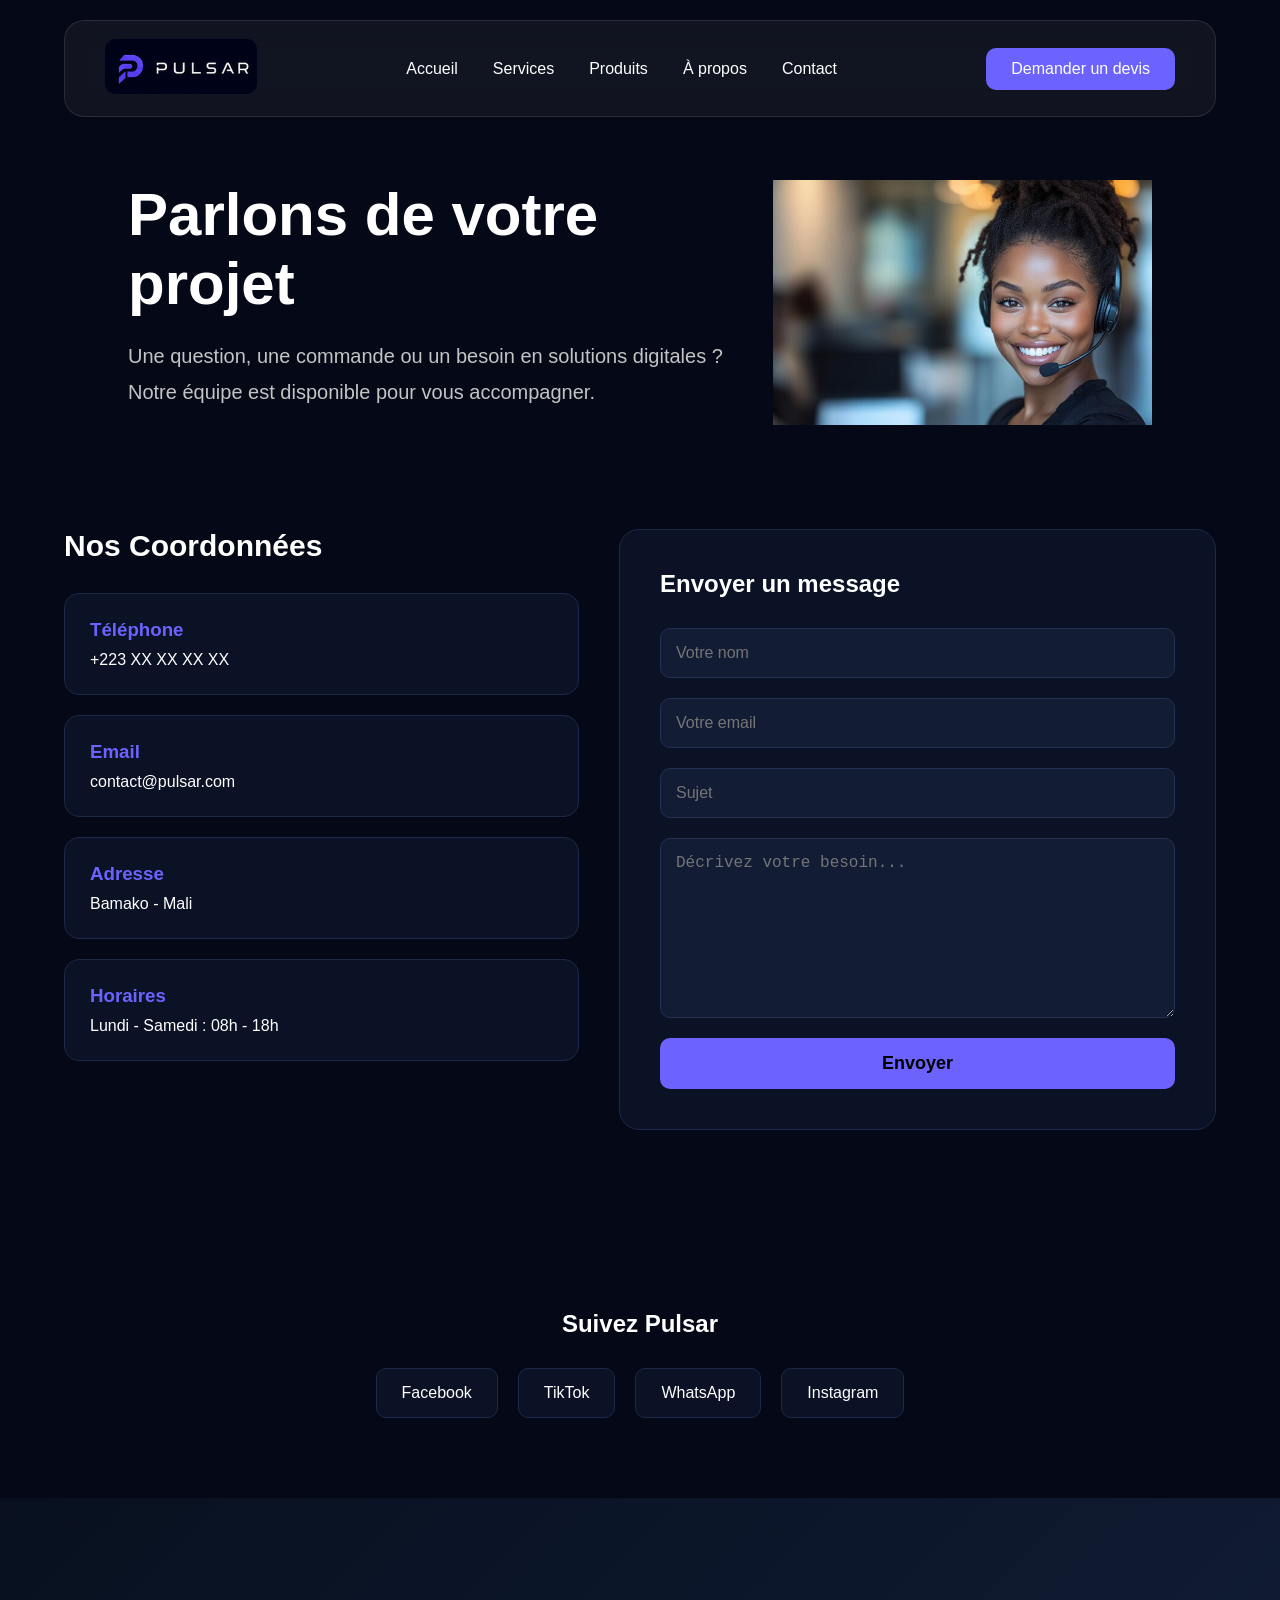
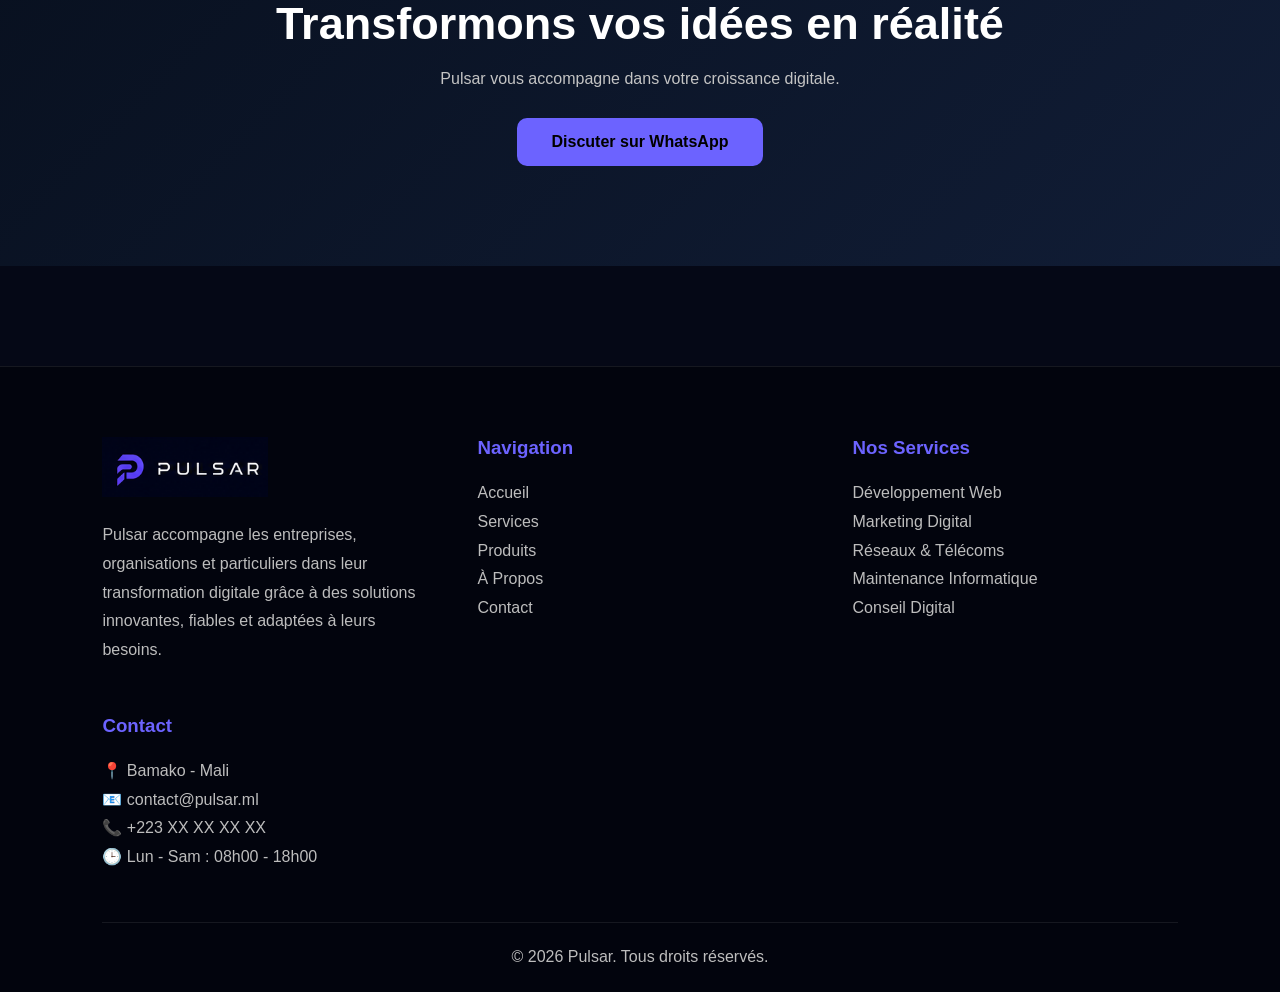
<file: Pages/contact.html>
<!DOCTYPE html>
<html lang="fr">

<head>

    <meta charset="UTF-8">
    <meta name="viewport" content="width=device-width, initial-scale=1.0">

    <title>Contact - Pulsar</title>

    <link rel="stylesheet" href="../styles/contact.css">

</head>

<body>

  <!-- ===================== -->
    <!-- NAVBAR -->
    <!-- ===================== -->

    <header class="navbar">

        <div class="logo">
            <img src="../images/logo.png" alt="Pulsar">
        </div>

        <nav>

            <ul>

                <li><a href="../index.html">Accueil</a></li>

                <li><a href="services.html">Services</a></li>

                <li><a href="produits.html">Produits</a></li>

                <li><a href="apropos.html">À propos</a></li>

                <li><a href="contact.html">Contact</a></li>

            </ul>

        </nav>

        <nav id="mobile-menu" class="mobile-menu">

            <ul>

                <li><a href="../index.html">Accueil</a></li>

                <li><a href="services.html">Services</a></li>

                <li><a href="produits.html">Produits</a></li>

                <li><a href="apropos.html">À propos</a></li>

                <li><a href="contact.html">Contact</a></li>

            </ul>

        </nav>

        <button class="menu-toggle" id="menu-toggle">
            <span></span>
            <span></span>
            <span></span>
        </button>

        <a href="#" class="btn-nav">Demander un devis</a>

    </header>

    <!-- HERO CONTACT -->

    <section class="contact-hero">

        <div>

        <h1>Parlons de votre projet</h1>

        <p>
            Une question, une commande ou un besoin
            en solutions digitales ?
            Notre équipe est disponible pour vous accompagner.
        </p>

        </div>

        <div>
            <img src="../images/callusimg.jpg" alt="">
        </div>

    </section>

    <!-- CONTACT CONTAINER -->

    <section class="contact-container">

        <!-- INFORMATIONS -->

        <div class="contact-info">

            <h2>Nos Coordonnées</h2>

            <div class="info-box">

                <h3>Téléphone</h3>
                <p>+223 XX XX XX XX</p>

            </div>

            <div class="info-box">

                <h3>Email</h3>
                <p>contact@pulsar.com</p>

            </div>

            <div class="info-box">

                <h3>Adresse</h3>
                <p>Bamako - Mali</p>

            </div>

            <div class="info-box">

                <h3>Horaires</h3>
                <p>Lundi - Samedi : 08h - 18h</p>

            </div>

        </div>

        <!-- FORMULAIRE -->

        <div class="contact-form">

            <h2>Envoyer un message</h2>

            <form>

                <input
                    type="text"
                    placeholder="Votre nom"
                >

                <input
                    type="email"
                    placeholder="Votre email"
                >

                <input
                    type="text"
                    placeholder="Sujet"
                >

                <textarea
                    placeholder="Décrivez votre besoin..."
                ></textarea>

                <button>
                    Envoyer
                </button>

            </form>

        </div>

    </section>

    <!-- RESEAUX -->

    <section class="socials">

        <h2>Suivez Pulsar</h2>

        <div class="social-links">

            <a href="#">
                Facebook
            </a>

            <a href="#">
                TikTok
            </a>

            <a href="#">
                WhatsApp
            </a>

            <a href="#">
                Instagram
            </a>

        </div>

    </section>

    <!-- CTA -->

    <section class="cta">

        <h2>
            Transformons vos idées en réalité
        </h2>

        <p>
            Pulsar vous accompagne dans
            votre croissance digitale.
        </p>

        <a href="#">
            Discuter sur WhatsApp
        </a>

    </section>

    <!-- ===================== -->
<!-- FOOTER PREMIUM -->
<!-- ===================== -->

<footer class="footer">

    <div class="footer-container">

        <!-- Logo & Présentation -->
        <div class="footer-about">

            <img src="../images/logo.png" alt="Pulsar Logo" class="footer-logo">

            <p>
                Pulsar accompagne les entreprises, organisations et particuliers
                dans leur transformation digitale grâce à des solutions innovantes,
                fiables et adaptées à leurs besoins.
            </p>

        </div>

        <!-- Navigation -->
        <div class="footer-links">

            <h3>Navigation</h3>

            <ul>

                <li><a href="accueil.html">Accueil</a></li>

                <li><a href="services.html">Services</a></li>

                <li><a href="produits.html">Produits</a></li>

                <li><a href="apropos.html">À Propos</a></li>

                <li><a href="contact.html">Contact</a></li>

            </ul>

        </div>

        <!-- Services -->
        <div class="footer-services">

            <h3>Nos Services</h3>

            <ul>

                <li>Développement Web</li>

                <li>Marketing Digital</li>

                <li>Réseaux & Télécoms</li>

                <li>Maintenance Informatique</li>

                <li>Conseil Digital</li>

            </ul>

        </div>

        <!-- Contact -->
        <div class="footer-contact">

            <h3>Contact</h3>

            <p>📍 Bamako - Mali</p>

            <p>📧 contact@pulsar.ml</p>

            <p>📞 +223 XX XX XX XX</p>

            <p>🕒 Lun - Sam : 08h00 - 18h00</p>

        </div>

    </div>

    <div class="footer-bottom">

        <p>
            © 2026 Pulsar. Tous droits réservés.
        </p>

    </div>

</footer>

    <script>
        // Menu Mobile Hamburger
        const menuToggle = document.getElementById('menu-toggle');
        const mobileMenu = document.getElementById('mobile-menu');
        
        menuToggle.addEventListener('click', function() {
            mobileMenu.classList.toggle('active');
            menuToggle.classList.toggle('active');
        });
        
        // Fermer le menu quand un lien est cliqué
        const navLinks = mobileMenu.querySelectorAll('a');
        navLinks.forEach(link => {
            link.addEventListener('click', function() {
                mobileMenu.classList.remove('active');
                menuToggle.classList.remove('active');
            });
        });
    </script>

</body>

</html>
</file>
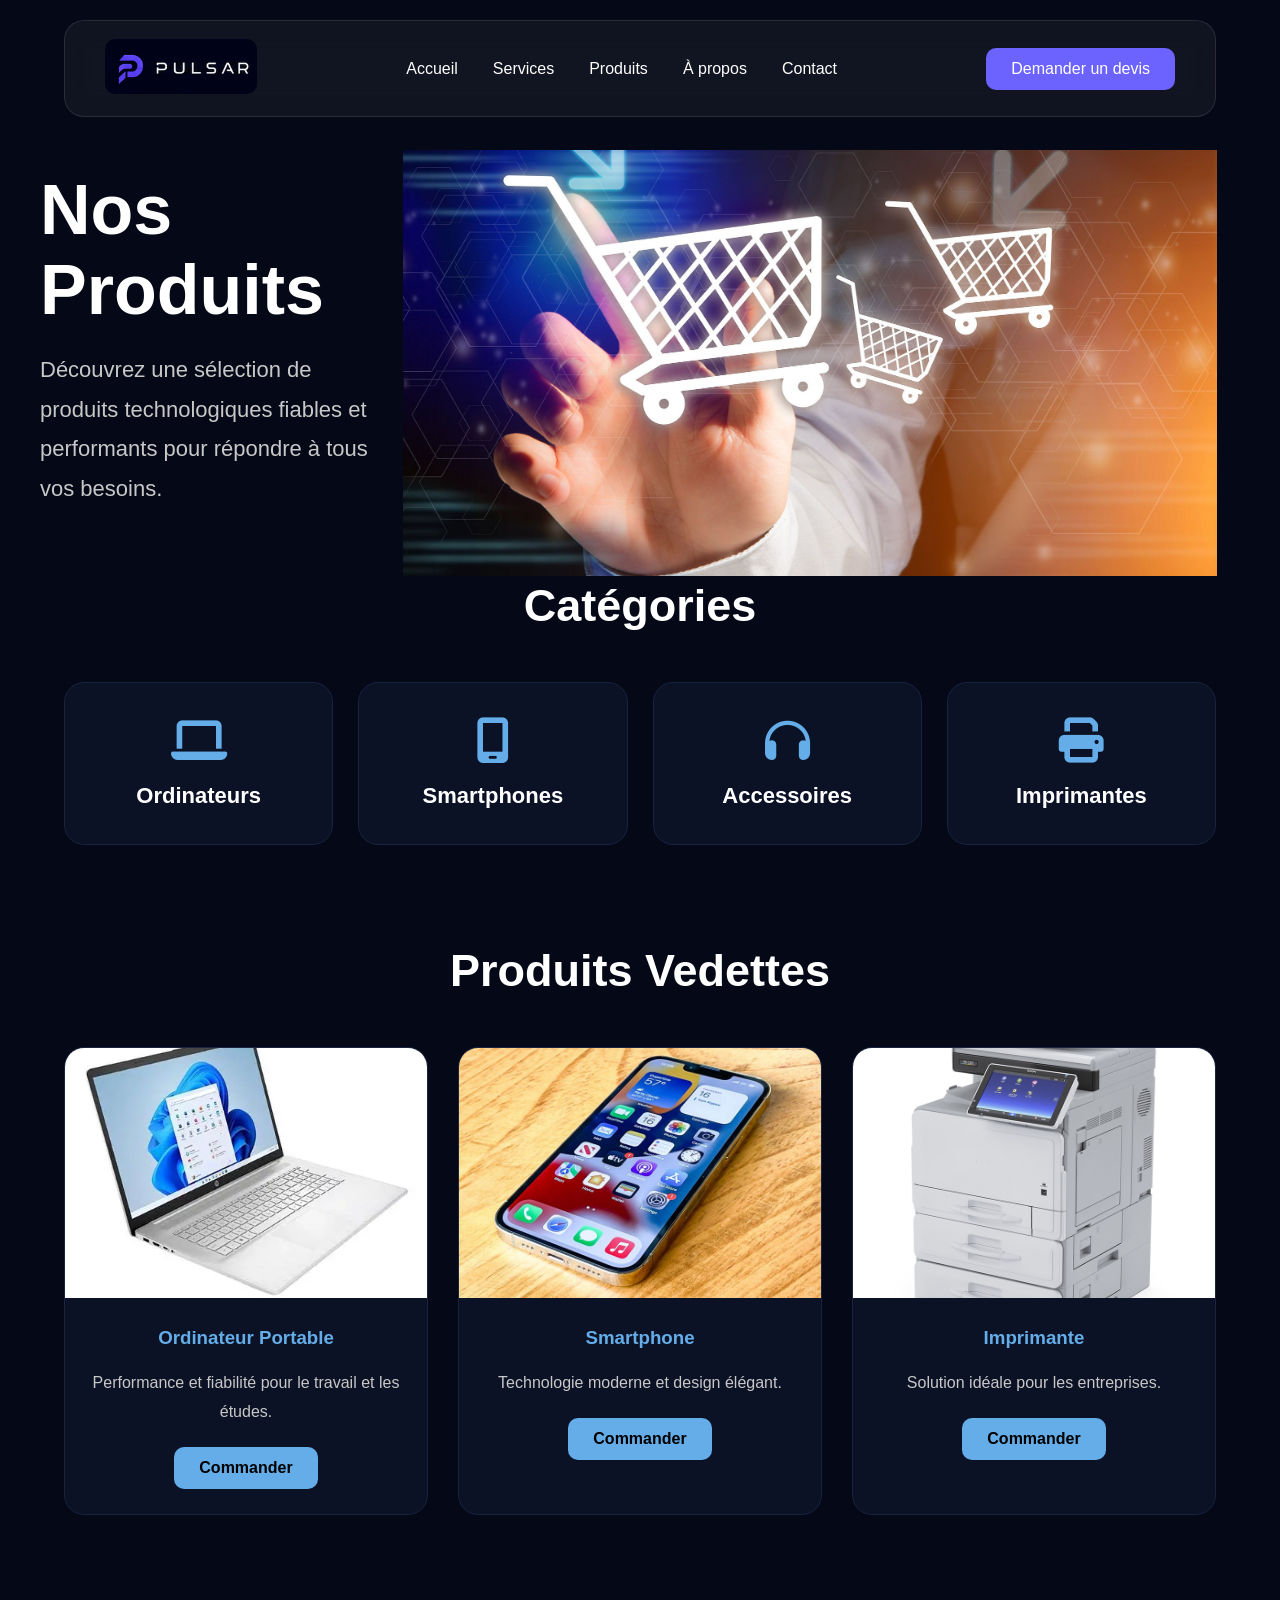
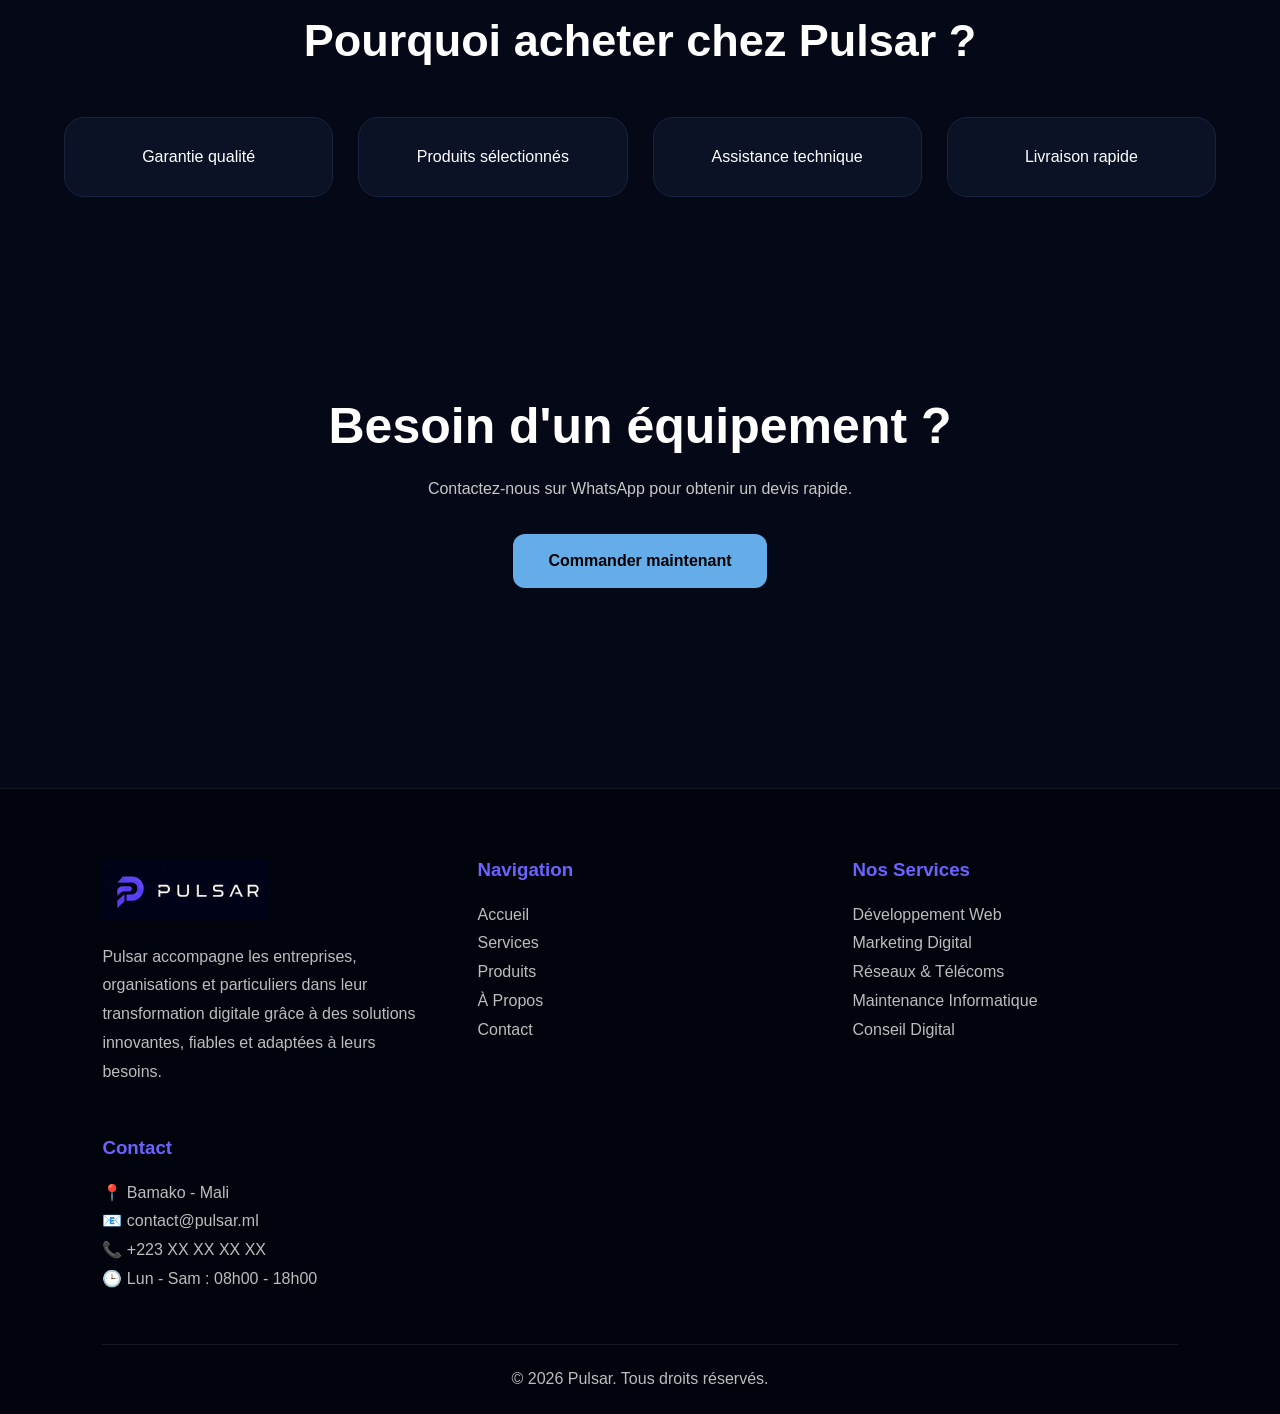
<file: Pages/produits.html>
<!DOCTYPE html>
<html lang="fr">

<head>

    <meta charset="UTF-8">

    <meta name="viewport" content="width=device-width, initial-scale=1.0">

    <title>Produits - Pulsar</title>

    <link rel="stylesheet" href="../styles/produits.css">

    <!-- Font Awesome -->
    <link rel="stylesheet"
    href="https://cdnjs.cloudflare.com/ajax/libs/font-awesome/6.7.2/css/all.min.css">

</head>

<body>

   <!-- ===================== -->
    <!-- NAVBAR -->
    <!-- ===================== -->

    <header class="navbar">

        <div class="logo">
            <img src="../images/logo.png" alt="Pulsar">
        </div>

        <nav>

            <ul>

                <li><a href="../index.html">Accueil</a></li>

                <li><a href="services.html">Services</a></li>

                <li><a href="produits.html">Produits</a></li>

                <li><a href="apropos.html">À propos</a></li>

                <li><a href="contact.html">Contact</a></li>

            </ul>

        </nav>

        <nav id="mobile-menu" class="mobile-menu">

            <ul>

                <li><a href="../index.html">Accueil</a></li>

                <li><a href="services.html">Services</a></li>

                <li><a href="produits.html">Produits</a></li>

                <li><a href="apropos.html">À propos</a></li>

                <li><a href="contact.html">Contact</a></li>

            </ul>

        </nav>

        <button class="menu-toggle" id="menu-toggle">
            <span></span>
            <span></span>
            <span></span>
        </button>

        <a href="#" class="btn-nav">Demander un devis</a>

    </header>
    <!-- ========================= -->
    <!-- HERO -->
    <!-- ========================= -->

    <section class="produit-hero">

        <div style="margin: 20px;">
			<h1>Nos Produits</h1>

        <p>

            Découvrez une sélection de produits
            technologiques fiables et performants
            pour répondre à tous vos besoins.

        </p>
		</div>

		<div>
			<img src="../images/panierforproduits.jpg" alt="" style="width: 95%;">
		</div>

    </section>

    <!-- ========================= -->
    <!-- CATEGORIES -->
    <!-- ========================= -->

    <section class="categories">

        <h2>Catégories</h2>

        <div class="categories-grid">

            <div class="categorie-card">

                <i class="fas fa-laptop"></i>

                <h3>Ordinateurs</h3>

            </div>

            <div class="categorie-card">

                <i class="fas fa-mobile-screen"></i>

                <h3>Smartphones</h3>

            </div>

            <div class="categorie-card">

                <i class="fas fa-headphones"></i>

                <h3>Accessoires</h3>

            </div>

            <div class="categorie-card">

                <i class="fas fa-print"></i>

                <h3>Imprimantes</h3>

            </div>

        </div>

    </section>

    <!-- ========================= -->
    <!-- PRODUITS -->
    <!-- ========================= -->

    <section class="products">

        <h2>Produits Vedettes</h2>

        <div class="products-grid">

            <div class="product-card">

                <img src="../images/ordi.webp"
                     alt="Ordinateur">

                <h3>Ordinateur Portable</h3>

                <p>
                    Performance et fiabilité pour
                    le travail et les études.
                </p>

                <a href="#">Commander</a>

            </div>

            <div class="product-card">

                <img src="../images/tel.jpg"
                     alt="Téléphone">

                <h3>Smartphone</h3>

                <p>
                    Technologie moderne et design élégant.
                </p>

                <a href="#">Commander</a>

            </div>

            <div class="product-card">

                <img src="../images/imprimate.png"
                     alt="Imprimante">

                <h3>Imprimante</h3>

                <p>
                    Solution idéale pour les entreprises.
                </p>

                <a href="#">Commander</a>

            </div>

        </div>

    </section>

    <!-- ========================= -->
    <!-- AVANTAGES -->
    <!-- ========================= -->

    <section class="advantages">

        <h2>Pourquoi acheter chez Pulsar ?</h2>

        <div class="advantages-grid">

            <div class="advantage-card">

                Garantie qualité

            </div>

            <div class="advantage-card">

                Produits sélectionnés

            </div>

            <div class="advantage-card">

                Assistance technique

            </div>

            <div class="advantage-card">

                Livraison rapide

            </div>

        </div>

    </section>

    <!-- ========================= -->
    <!-- CTA -->
    <!-- ========================= -->

    <section class="product-cta">

        <h2>

            Besoin d'un équipement ?

        </h2>

        <p>

            Contactez-nous sur WhatsApp
            pour obtenir un devis rapide.

        </p>

        <a href="https://wa.me/223XXXXXXXX">

            Commander maintenant

        </a>

    </section>

    
    <!-- ===================== -->
    <!-- FOOTER PREMIUM -->
    <!-- ===================== -->

    <footer class="footer">

        <div class="footer-container">

            <!-- Logo & Présentation -->
            <div class="footer-about">

                <img src="../images/logo.png" alt="Pulsar Logo" class="footer-logo">

                <p>
                    Pulsar accompagne les entreprises, organisations et particuliers
                    dans leur transformation digitale grâce à des solutions innovantes,
                    fiables et adaptées à leurs besoins.
                </p>

            </div>

            <!-- Navigation -->
            <div class="footer-links">

                <h3>Navigation</h3>

                <ul>

                    <li><a href="../index.html">Accueil</a></li>

                    <li><a href="services.html">Services</a></li>

                    <li><a href="produits.html">Produits</a></li>

                    <li><a href="apropos.html">À Propos</a></li>

                    <li><a href="contact.html">Contact</a></li>

                </ul>

            </div>

            <!-- Services -->
            <div class="footer-services">

                <h3>Nos Services</h3>

                <ul>

                    <li>Développement Web</li>

                    <li>Marketing Digital</li>

                    <li>Réseaux & Télécoms</li>

                    <li>Maintenance Informatique</li>

                    <li>Conseil Digital</li>

                </ul>

            </div>

            <!-- Contact -->
            <div class="footer-contact">

                <h3>Contact</h3>

                <p>📍 Bamako - Mali</p>

                <p>📧 contact@pulsar.ml</p>

                <p>📞 +223 XX XX XX XX</p>

                <p>🕒 Lun - Sam : 08h00 - 18h00</p>

            </div>

        </div>

        <div class="footer-bottom">

            <p>
                © 2026 Pulsar. Tous droits réservés.
            </p>

        </div>

    </footer>

       

    <script>
        // Menu Mobile Hamburger
        const menuToggle = document.getElementById('menu-toggle');
        const mobileMenu = document.getElementById('mobile-menu');
        
        menuToggle.addEventListener('click', function() {
            mobileMenu.classList.toggle('active');
            menuToggle.classList.toggle('active');
        });
        
        // Fermer le menu quand un lien est cliqué
        const navLinks = mobileMenu.querySelectorAll('a');
        navLinks.forEach(link => {
            link.addEventListener('click', function() {
                mobileMenu.classList.remove('active');
                menuToggle.classList.remove('active');
            });
        });
    </script>

</body>

</html>
</file>
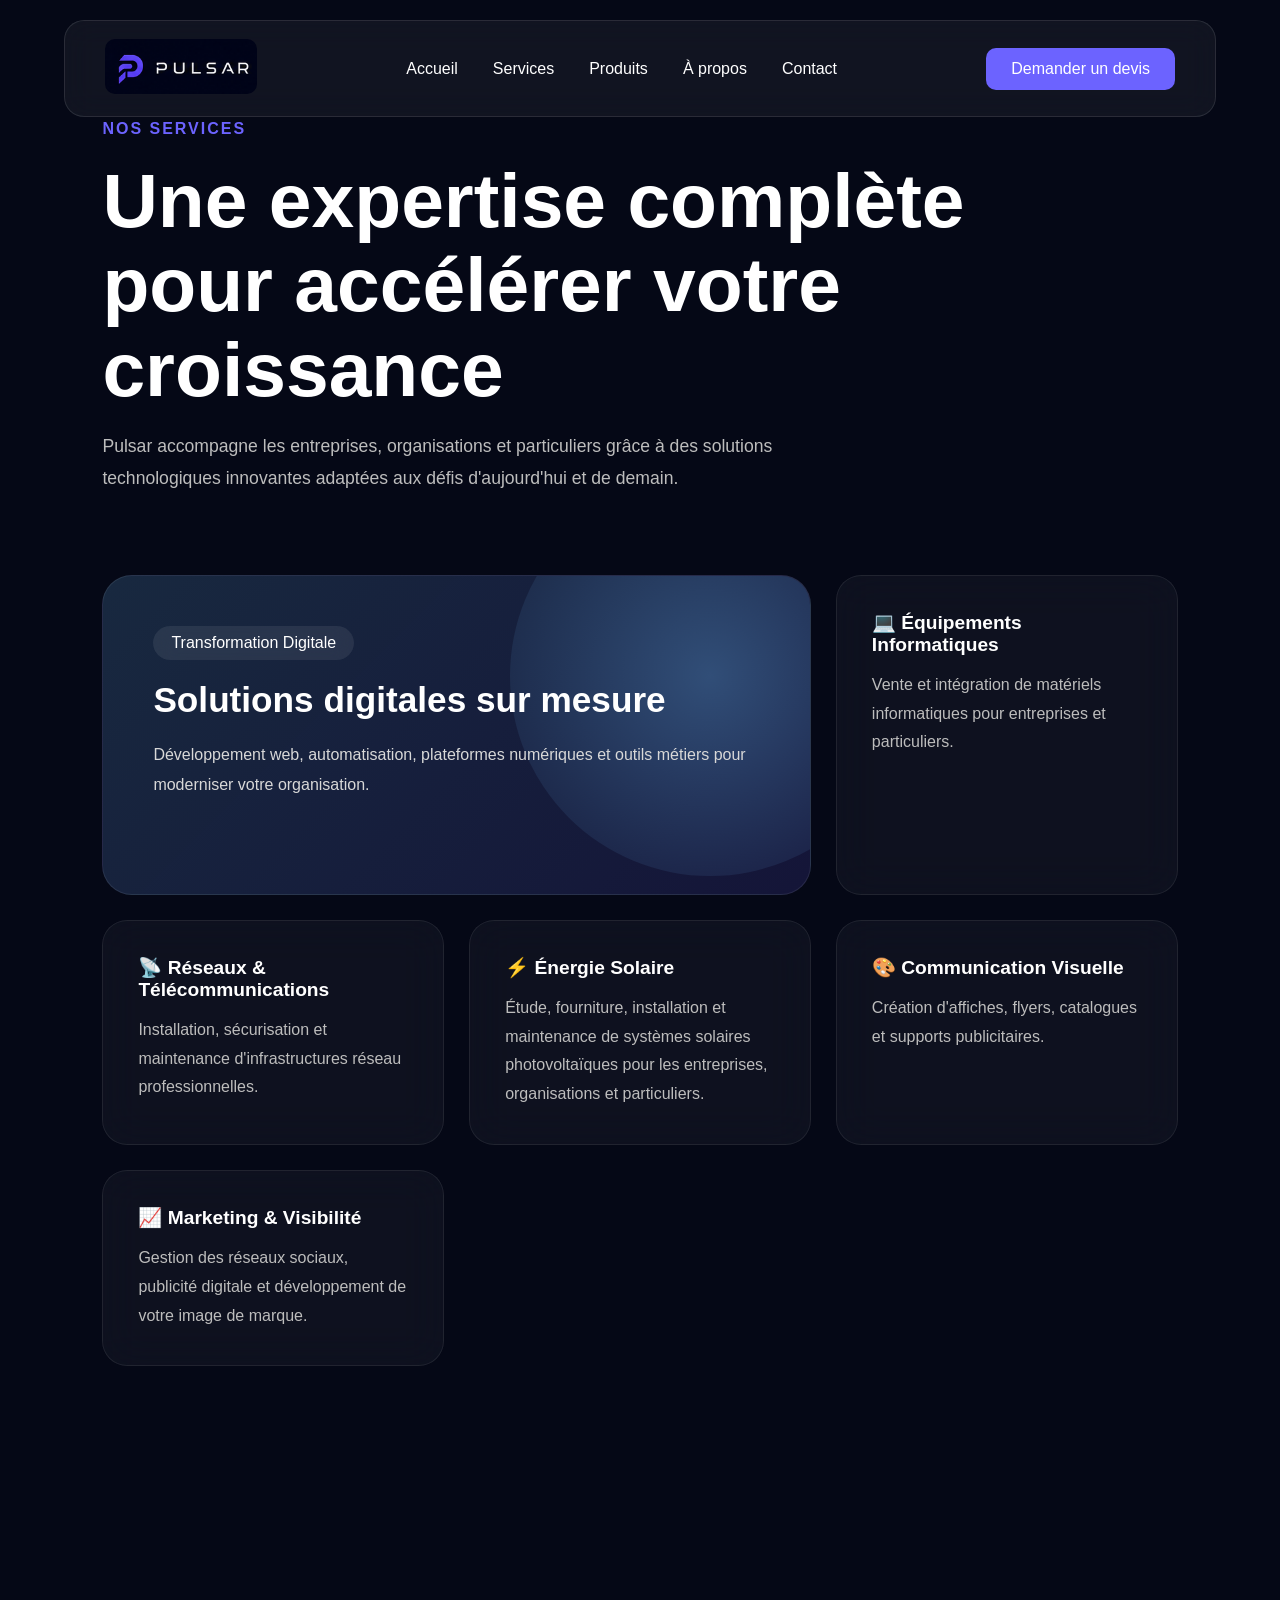
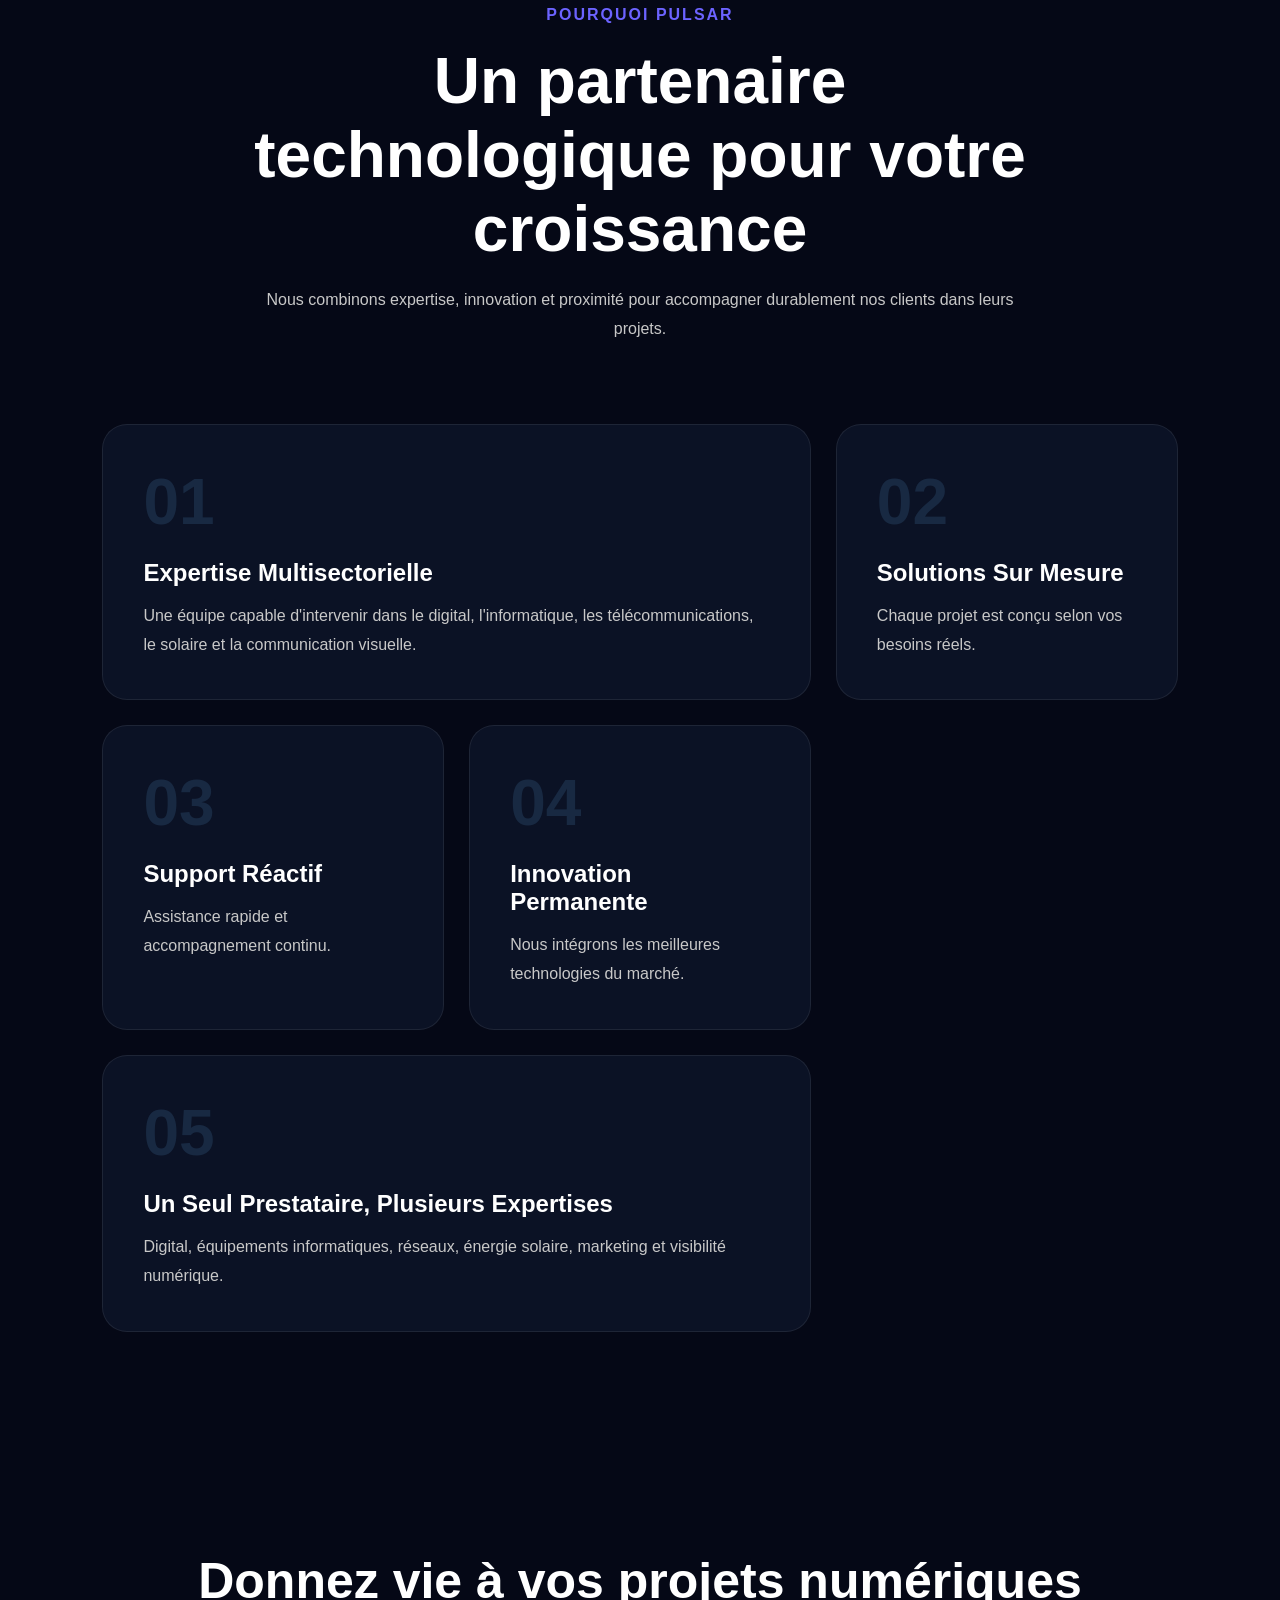
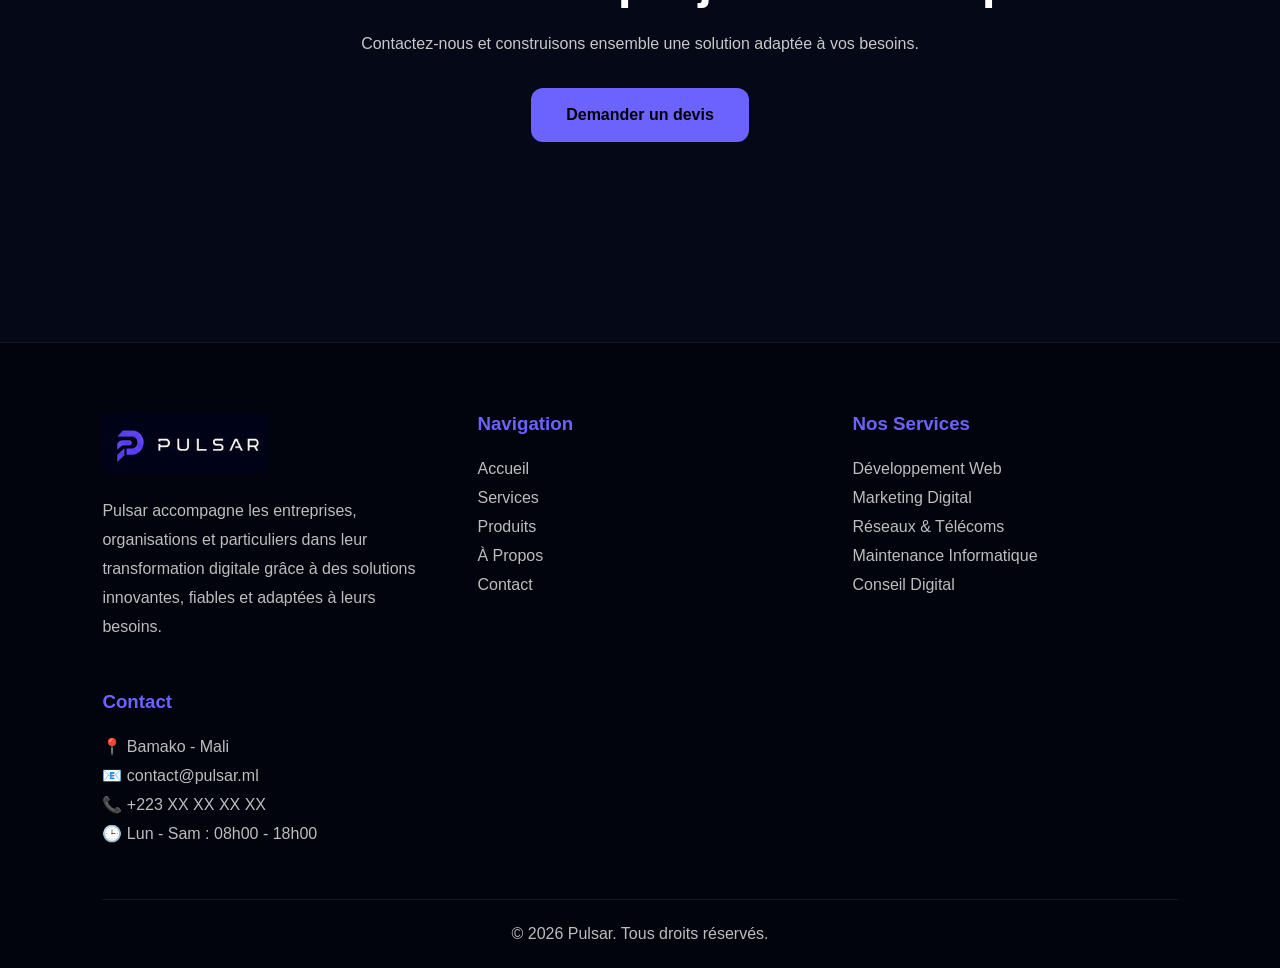
<file: Pages/services.html>
<!DOCTYPE html>
<html lang="fr">

<head>

    <meta charset="UTF-8">

    <meta name="viewport" content="width=device-width, initial-scale=1.0">

    <title>Services - Pulsar</title>

    <link rel="stylesheet" href="../styles/services.css">

</head>

<body>

  <!-- ===================== -->
    <!-- NAVBAR -->
    <!-- ===================== -->

    <header class="navbar">

        <div class="logo">
            <img src="../images/logo.png" alt="Pulsar">
        </div>

        <nav>

            <ul>

                <li><a href="../index.html">Accueil</a></li>

                <li><a href="services.html">Services</a></li>

                <li><a href="produits.html">Produits</a></li>

                <li><a href="apropos.html">À propos</a></li>

                <li><a href="contact.html">Contact</a></li>

            </ul>

        </nav>

        <nav id="mobile-menu" class="mobile-menu">

            <ul>

                <li><a href="../index.html">Accueil</a></li>

                <li><a href="services.html">Services</a></li>

                <li><a href="produits.html">Produits</a></li>

                <li><a href="apropos.html">À propos</a></li>

                <li><a href="contact.html">Contact</a></li>

            </ul>

        </nav>

        <button class="menu-toggle" id="menu-toggle">
            <span></span>
            <span></span>
            <span></span>
        </button>

        <a href="#" class="btn-nav">Demander un devis</a>

    </header>
	
    <!-- ========================= -->
    <!-- HERO -->
    <!-- ========================= -->
      
<!--
	<div class="servicesbg">
    <section class="service-hero">

        <h1>Nos Services</h1>

        <p>

            Des solutions innovantes pour accompagner
            votre croissance et accélérer votre transformation
            numérique.

        </p>

    </section>

	-->

    <!-- ========================= -->
    <!-- INTRODUCTION -->
    <!-- ========================= -->

   <!--  <section class="service-intro">

        <h2>

            Une expertise complète pour vos projets

        </h2>

        <p>

            Pulsar met à votre disposition des solutions
            technologiques adaptées aux particuliers,
            entrepreneurs et entreprises.

        </p>

    </section>
    </div> -->	
<!-- ===================================== -->
<!-- SERVICES -->
<!-- ===================================== -->

<section class="services-stripe">

    <div class="services-header">

        <span>NOS SERVICES</span>

        <h2>
            Une expertise complète pour
            accélérer votre croissance
        </h2>

        <p>
            Pulsar accompagne les entreprises, organisations et particuliers
            grâce à des solutions technologiques innovantes adaptées
            aux défis d'aujourd'hui et de demain.
        </p>

    </div>

    <div class="services-layout">

        <!-- Bloc principal -->

        <div class="service-feature">

            <div class="service-content">

                <span class="service-tag">
                    Transformation Digitale
                </span>

                <h3>
                    Solutions digitales sur mesure
                </h3>

                <p>
                    Développement web, automatisation,
                    plateformes numériques et outils métiers
                    pour moderniser votre organisation.
                </p>

            </div>

        </div>

        <!-- Cartes secondaires -->

        <div class="service-card">
            <h3>💻 Équipements Informatiques</h3>
            <p>
                Vente et intégration de matériels informatiques
                pour entreprises et particuliers.
            </p>
        </div>

        <div class="service-card">
            <h3>📡 Réseaux & Télécommunications</h3>
            <p>
                Installation, sécurisation et maintenance
                d'infrastructures réseau professionnelles.
            </p>
        </div>

        <div class="service-card">
            <h3>⚡ Énergie Solaire</h3>
           <p>
    Étude, fourniture, installation et maintenance
    de systèmes solaires photovoltaïques pour les
    entreprises, organisations et particuliers.
</p>
        </div>

        <div class="service-card">
            <h3>🎨 Communication Visuelle</h3>
            <p>
                Création d'affiches, flyers, catalogues
                et supports publicitaires.
            </p>
        </div>

        <div class="service-card">
            <h3>📈 Marketing & Visibilité</h3>
            <p>
                Gestion des réseaux sociaux, publicité digitale
                et développement de votre image de marque.
            </p>
        </div>

    </div>

</section>

<!-- ========================= -->
<!-- POURQUOI CHOISIR PULSAR -->
<!-- ========================= -->
<section class="why-pulsar">

    <div class="why-header">

        <span>Pourquoi Pulsar</span>

        <h2>
            Un partenaire technologique
            pour votre croissance
        </h2>

        <p>
            Nous combinons expertise, innovation et proximité
            pour accompagner durablement nos clients dans leurs projets.
        </p>

    </div>

    <div class="why-container">

        <div class="why-box large">

            <div class="number">01</div>

            <h3>Expertise Multisectorielle</h3>

            <p>
                Une équipe capable d'intervenir dans le digital,
                l'informatique, les télécommunications,
                le solaire et la communication visuelle.
            </p>

        </div>

        <div class="why-box">

            <div class="number">02</div>

            <h3>Solutions Sur Mesure</h3>

            <p>
                Chaque projet est conçu selon vos besoins réels.
            </p>

        </div>

        <div class="why-box">

            <div class="number">03</div>

            <h3>Support Réactif</h3>

            <p>
                Assistance rapide et accompagnement continu.
            </p>

        </div>

        <div class="why-box">

            <div class="number">04</div>

            <h3>Innovation Permanente</h3>

            <p>
                Nous intégrons les meilleures technologies du marché.
            </p>

        </div>

        <div class="why-box large">

            <div class="number">05</div>

            <h3>Un Seul Prestataire, Plusieurs Expertises</h3>

            <p>
                Digital, équipements informatiques, réseaux,
                énergie solaire, marketing et visibilité numérique.
            </p>

        </div>

    </div>

</section>

    <!-- ========================= -->
    <!-- CTA -->
    <!-- ========================= -->

    <section class="service-cta">

        <h2>

            Donnez vie à vos projets numériques

        </h2>

        <p>

            Contactez-nous et construisons ensemble
            une solution adaptée à vos besoins.

        </p>

        <a href="contact.html">

            Demander un devis

        </a>

    </section>

   

</body>


    <!-- ===================== -->
    <!-- FOOTER -->
    <!-- ===================== -->

    <!-- ===================== -->
    <!-- FOOTER PREMIUM -->
    <!-- ===================== -->

    <footer class="footer">

        <div class="footer-container">

            <!-- Logo & Présentation -->
            <div class="footer-about">

                <img src="../images/logo.png" alt="Pulsar Logo" class="footer-logo">

                <p>
                    Pulsar accompagne les entreprises, organisations et particuliers
                    dans leur transformation digitale grâce à des solutions innovantes,
                    fiables et adaptées à leurs besoins.
                </p>

            </div>

            <!-- Navigation -->
            <div class="footer-links">

                <h3>Navigation</h3>

                <ul>

                    <li><a href="../index.html">Accueil</a></li>

                    <li><a href="services.html">Services</a></li>

                    <li><a href="produits.html">Produits</a></li>

                    <li><a href="apropos.html">À Propos</a></li>

                    <li><a href="contact.html">Contact</a></li>

                </ul>

            </div>

            <!-- Services -->
            <div class="footer-services">

                <h3>Nos Services</h3>

                <ul>

                    <li>Développement Web</li>

                    <li>Marketing Digital</li>

                    <li>Réseaux & Télécoms</li>

                    <li>Maintenance Informatique</li>

                    <li>Conseil Digital</li>

                </ul>

            </div>

            <!-- Contact -->
            <div class="footer-contact">

                <h3>Contact</h3>

                <p>📍 Bamako - Mali</p>

                <p>📧 contact@pulsar.ml</p>

                <p>📞 +223 XX XX XX XX</p>

                <p>🕒 Lun - Sam : 08h00 - 18h00</p>

            </div>

        </div>

        <div class="footer-bottom">

            <p>
                © 2026 Pulsar. Tous droits réservés.
            </p>

        </div>

    </footer>

    <script>
        // Menu Mobile Hamburger
        const menuToggle = document.getElementById('menu-toggle');
        const mobileMenu = document.getElementById('mobile-menu');
        
        menuToggle.addEventListener('click', function() {
            mobileMenu.classList.toggle('active');
            menuToggle.classList.toggle('active');
        });
        
        // Fermer le menu quand un lien est cliqué
        const navLinks = mobileMenu.querySelectorAll('a');
        navLinks.forEach(link => {
            link.addEventListener('click', function() {
                mobileMenu.classList.remove('active');
                menuToggle.classList.remove('active');
            });
        });
    </script>

</html>
</file>
<file: styles/contact.css>
/* ========================= */
/* RESET */
/* ========================= */

*{
    margin: 0;
    padding: 0;
    box-sizing: border-box;
}

/* ========================= */
/* BODY */
/* ========================= */

*{
    margin:0;
    padding:0;
    box-sizing:border-box;
    scroll-behavior:smooth;
}

body{
    font-family:'Segoe UI',sans-serif;
    background:#050816;
    color:white;
    overflow-x:hidden;
}

a{
    text-decoration:none;
}

img{
    max-width:100%;
}


/* ========================= */
/* NAVBAR */
/* ========================= */

.navbar{

    position:fixed;

    top:20px;

    left:50%;

    transform:translateX(-50%);

    width:90%;

    max-width:1400px;

    padding:18px 40px;

    display:flex;

    justify-content:space-between;

    align-items:center;

    backdrop-filter:blur(15px);

    background:rgba(255,255,255,0.05);

    border:1px solid rgba(255,255,255,0.1);

    border-radius:20px;

    z-index:1000;
}

.logo img{

    height:55px;
    border-radius: 10px;
}

nav ul{

    display:flex;

    list-style:none;

    gap:35px;
}

nav ul li a{

    color:white;

    font-weight:500;

    transition:.3s;
}

nav ul li a:hover{

    color:#6c63ff;
}

.mobile-menu {
    display: none;
}

.menu-toggle {
    display: none;
}

.btn-nav{

    background:#6c63ff;

    color:white;

    padding:12px 25px;

    border-radius:10px;

    transition:.3s;
}

.btn-nav:hover{

    transform:translateY(-3px);

    box-shadow:0 10px 25px rgba(108,99,255,.4);
}

/* ========================= */
/* HERO CONTACT */
/* ========================= */

.contact-hero{

    

    padding-top: 180px;

    padding-bottom: 100px;

    width: 80%;

    margin: auto;

    display: flex;

}

.contact-hero h1{

    font-size: 60px;

    margin-bottom: 20px;
}

.contact-hero p{

    font-size: 20px;

    color: #c4c4c4;

    line-height: 1.8;
}

/* ========================= */
/* SECTION CONTACT */
/* ========================= */

.contact-container{

    width: 90%;

    margin: auto;

    display: flex;

    gap: 40px;

    padding-bottom: 100px;
}

/* ========================= */
/* INFORMATIONS */
/* ========================= */

.contact-info{

    flex: 1;
}

.contact-info h2{

    margin-bottom: 30px;

    font-size: 30px;
}

.info-box{

    background: #0b1225;

    padding: 25px;

    margin-bottom: 20px;

    border-radius: 15px;

    border: 1px solid #1d2948;

    transition: 0.3s;
}

.info-box:hover{

    transform: translateY(-5px);

    border-color:#6c63ff;
}

.info-box h3{

    margin-bottom: 10px;

    color:#6c63ff;
}

/* ========================= */
/* FORMULAIRE */
/* ========================= */

.contact-form{

    flex: 1;

    background: #0b1225;

    padding: 40px;

    border-radius: 20px;

    border: 1px solid #1d2948;
}

.contact-form h2{

    margin-bottom: 30px;
}

.contact-form form{

    display: flex;

    flex-direction: column;

    gap: 20px;
}

/* CHAMPS */

.contact-form input,
.contact-form textarea{

    background: #121c35;

    border: 1px solid #223154;

    border-radius: 10px;

    padding: 15px;

    color: white;

    font-size: 16px;

    outline: none;
}

.contact-form textarea{

    min-height: 180px;

    resize: vertical;
}

/* FOCUS */

.contact-form input:focus,
.contact-form textarea:focus{

    border-color:#6c63ff;
}

/* BOUTON */

.contact-form button{

    background:#6c63ff;

    color: black;

    border: none;

    padding: 15px;

    border-radius: 10px;

    font-size: 18px;

    font-weight: bold;

    cursor: pointer;

    transition: 0.3s;
}

.contact-form button:hover{

    transform: translateY(-3px);
}

/* ========================= */
/* RESEAUX SOCIAUX */
/* ========================= */

.socials{

    text-align: center;

    padding: 80px 20px;
}

.socials h2{

    margin-bottom: 30px;
}

.social-links{

    display: flex;

    justify-content: center;

    gap: 20px;

    flex-wrap: wrap;
}

.social-links a{

    padding: 15px 25px;

    border-radius: 10px;

    background: #0b1225;

    color: white;

    text-decoration: none;

    border: 1px solid #1d2948;

    transition: 0.3s;
}

.social-links a:hover{

    border-color:#6c63ff;

    transform: translateY(-5px);
}

/* ========================= */
/* CTA FINAL */
/* ========================= */

.cta{

    text-align: center;

    padding: 100px 20px;

    background: linear-gradient(
        135deg,
        #08101f,
        #111d36
    );
}

.cta h2{

    font-size: 45px;

    margin-bottom: 20px;
}

.cta p{

    color: #c4c4c4;

    margin-bottom: 30px;
}

.cta a{

    display: inline-block;

    padding: 15px 35px;

    background:#6c63ff;

    color: black;

    text-decoration: none;

    border-radius: 10px;

    font-weight: bold;
}

/* ===================== */
/* FOOTER PREMIUM */
/* ===================== */

.footer{

    background:#02040d;

    margin-top:100px;

    padding:70px 8% 20px;

    border-top:1px solid rgba(255,255,255,.08);
}

.footer-container{

    display:grid;

    grid-template-columns:
    repeat(auto-fit,minmax(250px,1fr));

    gap:50px;
}

.footer-logo{

    height:60px;

    margin-bottom:20px;
}

.footer h3{

    margin-bottom:20px;

    color:#6c63ff;
}

.footer p,
.footer li,
.footer a{

    color:#bdbdbd;

    line-height:1.8;

    transition:.3s;
}

.footer ul{

    list-style:none;
}

.footer a:hover{

    color:#6c63ff;

    padding-left:5px;
}

.footer-about p{

    max-width:320px;
}

.footer-bottom{

    margin-top:50px;

    padding-top:20px;

    text-align:center;

    border-top:1px solid rgba(255,255,255,.08);

    color:#888;
}

/* ========================= */
/* RESPONSIVE */
/* ========================= */

@media(max-width:1200px){
    .navbar{
        width:95%;
    }

    .contact-hero h1{
        font-size:50px;
    }

    .contact-container{
        gap:30px;
    }
}

@media(max-width:991px){
    .navbar{
        width:96%;
        padding:12px 20px;
    }

    nav ul{
        gap:15px;
        font-size:14px;
    }

    .contact-hero{
        width:95%;
        padding-top:120px;
        padding-bottom:60px;
    }

    .contact-hero h1{
        font-size:40px;
    }

    .contact-hero p{
        font-size:16px;
    }

    .contact-container{
        flex-direction:column;
        width:95%;
        gap:30px;
    }

    .contact-info,
    .contact-form{
        flex:1;
        width:100%;
    }

    .contact-form{
        padding:30px;
    }
}

@media(max-width:767px){
    .navbar{
        width:98%;
        padding:10px 15px;
        border-radius:15px;
    }

    nav{
        display:none;
    }

    .btn-nav{
        display:none;
    }

    .mobile-menu{
        position:absolute;
        top:70px;
        left:0;
        right:0;
        background:rgba(5,8,22,0.95);
        backdrop-filter:blur(10px);
        display:none;
        flex-direction:column;
        padding:20px;
        gap:10px;
        z-index:999;
        border-bottom:1px solid rgba(255,255,255,0.1);
    }

    .mobile-menu.active{
        display:flex;
    }

    .mobile-menu a{
        padding:12px 15px;
        color:white;
        display:block;
        border-radius:8px;
        transition:all 0.3s ease;
    }

    .mobile-menu a:hover{
        background:rgba(255,255,255,0.1);
        padding-left:20px;
    }

    .menu-toggle{
        display:flex;
        flex-direction:column;
        background:none;
        border:none;
        cursor:pointer;
        gap:5px;
        z-index:1000;
    }

    .menu-toggle span{
        width:25px;
        height:3px;
        background:white;
        border-radius:3px;
        transition:all 0.3s ease;
        display:block;
    }

    .menu-toggle.active span:nth-child(1){
        transform:rotate(45deg) translate(10px,10px);
    }

    .menu-toggle.active span:nth-child(2){
        opacity:0;
    }

    .menu-toggle.active span:nth-child(3){
        transform:rotate(-45deg) translate(8px,-8px);
    }

    .contact-hero{
        width:100%;
        padding-top:90px;
        padding-bottom:40px;
        padding-left:6%;
        padding-right:6%;
        display:block;
    }

    .contact-hero h1{
        font-size:28px;
        margin-bottom:15px;
    }

    .contact-hero p{
        font-size:15px;
    }

    .contact-container{
        width:100%;
        flex-direction:column;
        gap:20px;
        padding:0 6%;
        padding-bottom:60px;
    }

    .contact-info h2,
    .contact-form h2{
        font-size:22px;
        margin-bottom:20px;
    }

    .contact-info{
        order:2;
    }

    .contact-form{
        order:1;
        padding:25px;
        width:100%;
    }

    .contact-form input,
    .contact-form textarea{
        padding:12px;
        font-size:14px;
    }

    .contact-form button{
        padding:12px;
        font-size:16px;
    }

    .info-box{
        padding:20px;
        margin-bottom:15px;
    }

    .info-box h3{
        font-size:16px;
    }

    .socials{
        padding:50px 6%;
    }

    .socials h2{
        font-size:24px;
    }

    .social-links{
        gap:12px;
    }

    .social-links a{
        padding:12px 20px;
        font-size:13px;
    }

    .cta{
        padding:50px 6%;
    }

    .cta h2{
        font-size:26px;
    }

    .cta p{
        font-size:14px;
    }

    .cta a{
        padding:12px 25px;
        font-size:14px;
    }

    .footer{
        padding:50px 6% 20px;
    }

    .footer-container{
        gap:30px;
    }

    .footer h3{
        font-size:18px;
    }

    .footer p,
    .footer li,
    .footer a{
        font-size:13px;
    }
}

@media(max-width:480px){
    .navbar{
        padding:8px 12px;
    }

    .logo img{
        height:40px;
    }

    .btn-nav{
        padding:8px 12px;
        font-size:11px;
    }

    .contact-hero{
        padding-top:70px;
        padding-left:4%;
        padding-right:4%;
        padding-bottom:30px;
    }

    .contact-hero h1{
        font-size:22px;
    }

    .contact-hero p{
        font-size:13px;
    }

    .contact-container{
        padding:0 4%;
        gap:15px;
        padding-bottom:40px;
    }

    .contact-info h2,
    .contact-form h2{
        font-size:18px;
        margin-bottom:15px;
    }

    .contact-form{
        padding:20px;
    }

    .contact-form input,
    .contact-form textarea{
        padding:10px;
        font-size:13px;
    }

    .contact-form textarea{
        min-height:120px;
    }

    .contact-form button{
        padding:10px;
        font-size:14px;
    }

    .info-box{
        padding:15px;
    }

    .info-box h3{
        font-size:14px;
        margin-bottom:8px;
    }

    .info-box p{
        font-size:12px;
    }

    .socials{
        padding:40px 4%;
    }

    .socials h2{
        font-size:20px;
        margin-bottom:20px;
    }

    .social-links{
        gap:10px;
        flex-wrap:wrap;
    }

    .social-links a{
        padding:10px 15px;
        font-size:12px;
        flex:1;
        min-width:calc(50% - 5px);
        text-align:center;
    }

    .cta{
        padding:40px 4%;
    }

    .cta h2{
        font-size:22px;
        margin-bottom:15px;
    }

    .cta p{
        font-size:12px;
        margin-bottom:20px;
    }

    .cta a{
        padding:10px 20px;
        font-size:12px;
    }

    .footer{
        padding:40px 4% 20px;
    }

    .footer-container{
        gap:20px;
    }

    .footer h3{
        font-size:15px;
        margin-bottom:15px;
    }

    .footer p,
    .footer li,
    .footer a{
        font-size:12px;
    }

    .footer-bottom{
        font-size:11px;
    }
}
</file>
<file: styles/produits.css>
/* ===================================== */
/* RESET */
/* ===================================== */

*{
    margin: 0;
    padding: 0;
    box-sizing: border-box;
}

/* ===================================== */
/* BODY */
/* ===================================== */

*{
    margin:0;
    padding:0;
    box-sizing:border-box;
    scroll-behavior:smooth;
}

body{
    font-family:'Segoe UI',sans-serif;
    background:#050816;
    color:white;
    overflow-x:hidden;
}

a{
    text-decoration:none;
}

img{
    max-width:100%;
}


/* ========================= */
/* NAVBAR */
/* ========================= */

.navbar{

    position:fixed;

    top:20px;

    left:50%;

    transform:translateX(-50%);

    width:90%;

    max-width:1400px;

    padding:18px 40px;

    display:flex;

    justify-content:space-between;

    align-items:center;

    backdrop-filter:blur(15px);

    background:rgba(255,255,255,0.05);

    border:1px solid rgba(255,255,255,0.1);

    border-radius:20px;

    z-index:1000;
}

.logo img{

    height:55px;
    border-radius: 10px;
}

nav ul{

    display:flex;

    list-style:none;

    gap:35px;
}

nav ul li a{

    color:white;

    font-weight:500;

    transition:.3s;
}

nav ul li a:hover{

    color:#6c63ff;
}

.mobile-menu {
    display: none;
}

.menu-toggle {
    display: none;
}

.btn-nav{

    background:#6c63ff;

    color:white;

    padding:12px 25px;

    border-radius:10px;

    transition:.3s;
}

.btn-nav:hover{

    transform:translateY(-3px);

    box-shadow:0 10px 25px rgba(108,99,255,.4);
}


/* ===================================== */
/* HERO */
/* ===================================== */

.produit-hero{

    min-height: 60vh;

    display: flex;

   
    /*  justify-content: center;

    align-items: center;

    text-align: center;*/

   padding-top: 150px;

    padding-left: 20px;

    padding-right: 20px;

   
}

.produit-hero h1{

    font-size: 70px;

    margin-bottom: 20px;
}

.produit-hero p{

    max-width: 800px;

    color: #c8c8c8;

    font-size: 22px;

    line-height: 1.8;
}

/* ===================================== */
/* CATEGORIES */
/* ===================================== */

.categories{

    width: 90%;

    margin: auto;

    text-align: center;

    padding-bottom: 100px;
}

.categories h2{

    font-size: 45px;

    margin-bottom: 50px;
}

.categories-grid{

    display: grid;

    grid-template-columns: repeat(4,1fr);

    gap: 25px;
}

.categorie-card{

    background: #0b1225;

    padding: 35px;

    border-radius: 20px;

    border: 1px solid #18233f;

    transition: 0.3s;
}

.categorie-card:hover{

    transform: translateY(-10px);

    border-color: rgb(100,173,233);
}

.categorie-card i{

    font-size: 45px;

    color: rgb(100,173,233);

    margin-bottom: 20px;
}

.categorie-card h3{

    font-size: 22px;
}

/* ===================================== */
/* PRODUITS */
/* ===================================== */

.products{

    width: 90%;

    margin: auto;

    text-align: center;

    padding-bottom: 100px;
}

.products h2{

    font-size: 45px;

    margin-bottom: 50px;
}

.products-grid{

    display: grid;

    grid-template-columns: repeat(3,1fr);

    gap: 30px;
}

/* Carte produit */

.product-card{

    background: #0b1225;

    border-radius: 20px;

    overflow: hidden;

    border: 1px solid #18233f;

    transition: 0.3s;
}

.product-card:hover{

    transform: translateY(-10px);

    border-color: rgb(100,173,233);
}

/* Image */

.product-card img{

    width: 100%;

    height: 250px;

    object-fit: cover;
}

/* Titre */

.product-card h3{

    margin-top: 25px;

    color: rgb(100,173,233);
}

/* Description */

.product-card p{

    padding: 20px;

    color: #c8c8c8;

    line-height: 1.8;
}

/* Bouton */

.product-card a{

    display: inline-block;

    margin-bottom: 25px;

    text-decoration: none;

    background: rgb(100,173,233);

    color: black;

    padding: 12px 25px;

    border-radius: 10px;

    font-weight: bold;

    transition: 0.3s;
}

.product-card a:hover{

    transform: scale(1.05);
}

/* ===================================== */
/* AVANTAGES */
/* ===================================== */

.advantages{

    width: 90%;

    margin: auto;

    text-align: center;

    padding-bottom: 100px;
}

.advantages h2{

    font-size: 45px;

    margin-bottom: 50px;
}

.advantages-grid{

    display: grid;

    grid-template-columns: repeat(4,1fr);

    gap: 25px;
}

.advantage-card{

    background: #0b1225;

    padding: 30px;

    border-radius: 20px;

    border: 1px solid #18233f;

    transition: 0.3s;
}

.advantage-card:hover{

    transform: translateY(-8px);

    border-color: rgb(100,173,233);
}

/* ===================================== */
/* CTA */
/* ===================================== */

.product-cta{

    text-align: center;

    padding: 100px 20px;
}

.product-cta h2{

    font-size: 50px;

    margin-bottom: 20px;
}

.product-cta p{

    color: #c8c8c8;

    margin-bottom: 30px;

    line-height: 1.8;
}

.product-cta a{

    display: inline-block;

    text-decoration: none;

    background: rgb(100,173,233);

    color: black;

    padding: 18px 35px;

    border-radius: 12px;

    font-weight: bold;

    transition: 0.3s;
}

.product-cta a:hover{

    transform: translateY(-5px);

    box-shadow: 0 10px 20px rgba(100,173,233,0.3);
}


/* ========================= */
/* FOOTER */
/* ========================= */

footer{

    background:#02040d;

    padding:70px 8% 30px;
}

.footer-grid{

    display:grid;

    grid-template-columns:repeat(auto-fit,minmax(250px,1fr));

    gap:40px;
}

.footer-grid h3{

    margin-bottom:20px;
}

.footer-grid a{

    display:block;

    color:#bdbdbd;

    margin-bottom:10px;
}

.footer-grid a:hover{

    color:#6c63ff;
}

.footer-grid p{

    color:#bdbdbd;

    line-height:1.8;
}

.copyright{

    margin-top:50px;

    text-align:center;

    color:#888;
}

/* ===================================== */
/* RESPONSIVE */
/* ===================================== */

@media(max-width:768px){

    .produit-hero h1{

        font-size: 45px;
    }

    .categories-grid{

        grid-template-columns: 1fr;
    }

    .products-grid{

        grid-template-columns: 1fr;
    }

    .advantages-grid{

        grid-template-columns: 1fr;
    }

    nav ul{

        gap: 12px;
    }
}

/* ===================================== */
/* FOOTER PREMIUM */
/* ===================================== */

.footer{

    background:#02040d;

    margin-top:100px;

    padding:70px 8% 20px;

    border-top:1px solid rgba(255,255,255,.08);
}

.footer-container{

    display:grid;

    grid-template-columns:
    repeat(auto-fit,minmax(250px,1fr));

    gap:50px;
}

.footer-logo{

    height:60px;

    margin-bottom:20px;
}

.footer h3{

    margin-bottom:20px;

    color:#6c63ff;
}

.footer p,
.footer li,
.footer a{

    color:#bdbdbd;

    line-height:1.8;

    transition:.3s;
}

.footer ul{

    list-style:none;
}

.footer a:hover{

    color:#6c63ff;

    padding-left:5px;
}

.footer-about p{

    max-width:320px;
}

.footer-bottom{

    margin-top:50px;

    padding-top:20px;

    text-align:center;

    border-top:1px solid rgba(255,255,255,.08);

    color:#888;
}

/* ===================================== */
/* RESPONSIVE COMPLET */
/* ===================================== */

@media(max-width:1200px){
    .navbar{
        width:95%;
    }

    .produit-hero h1{
        font-size:60px;
    }

    .categories-grid{
        grid-template-columns:repeat(2,1fr);
    }

    .products-grid{
        grid-template-columns:repeat(2,1fr);
    }

    .advantages-grid{
        grid-template-columns:repeat(2,1fr);
    }
}

@media(max-width:991px){
    .navbar{
        width:96%;
        padding:12px 20px;
    }

    nav ul{
        gap:15px;
        font-size:14px;
    }

    .produit-hero{
        padding-top:120px;
        padding-left:6%;
        padding-right:6%;
    }

    .produit-hero h1{
        font-size:48px;
    }

    .categories{
        width:95%;
    }

    .categories h2{
        font-size:36px;
    }

    .categories-grid{
        grid-template-columns:repeat(2,1fr);
    }

    .products{
        width:95%;
    }

    .products h2{
        font-size:36px;
    }

    .products-grid{
        grid-template-columns:repeat(2,1fr);
    }

    .advantages{
        width:95%;
    }

    .advantages h2{
        font-size:36px;
    }

    .advantages-grid{
        grid-template-columns:repeat(2,1fr);
    }
}

@media(max-width:767px){
    .navbar{
        width:98%;
        padding:10px 15px;
        border-radius:15px;
    }

    nav{
        display:none;
    }

    .btn-nav{
        display:none;
    }

    .mobile-menu{
        position:absolute;
        top:70px;
        left:0;
        right:0;
        background:rgba(5,8,22,0.95);
        backdrop-filter:blur(10px);
        display:none;
        flex-direction:column;
        padding:20px;
        gap:10px;
        z-index:999;
        border-bottom:1px solid rgba(255,255,255,0.1);
    }

    .mobile-menu.active{
        display:flex;
    }

    .mobile-menu a{
        padding:12px 15px;
        color:white;
        display:block;
        border-radius:8px;
        transition:all 0.3s ease;
    }

    .mobile-menu a:hover{
        background:rgba(255,255,255,0.1);
        padding-left:20px;
    }

    .menu-toggle{
        display:flex;
        flex-direction:column;
        background:none;
        border:none;
        cursor:pointer;
        gap:5px;
        z-index:1000;
    }

    .menu-toggle span{
        width:25px;
        height:3px;
        background:white;
        border-radius:3px;
        transition:all 0.3s ease;
        display:block;
    }

    .menu-toggle.active span:nth-child(1){
        transform:rotate(45deg) translate(10px,10px);
    }

    .menu-toggle.active span:nth-child(2){
        opacity:0;
    }

    .menu-toggle.active span:nth-child(3){
        transform:rotate(-45deg) translate(8px,-8px);
    }

    .produit-hero{
        padding-top:90px;
        padding-left:6%;
        padding-right:6%;
        min-height:auto;
    }

    .produit-hero h1{
        font-size:32px;
        margin-bottom:15px;
    }

    .produit-hero p{
        font-size:15px;
    }

    .categories{
        width:100%;
        padding-bottom:60px;
    }

    .categories h2{
        font-size:28px;
        margin-bottom:30px;
    }

    .categories-grid{
        grid-template-columns:1fr;
        gap:15px;
    }

    .categorie-card{
        padding:25px;
    }

    .categorie-card i{
        font-size:35px;
    }

    .categorie-card h3{
        font-size:18px;
    }

    .products{
        width:100%;
        padding-bottom:60px;
    }

    .products h2{
        font-size:28px;
        margin-bottom:30px;
    }

    .products-grid{
        grid-template-columns:1fr;
        gap:20px;
    }

    .product-card img{
        height:200px;
    }

    .product-card h3{
        margin-top:15px;
        font-size:18px;
    }

    .product-card p{
        padding:15px;
        font-size:13px;
    }

    .product-card a{
        padding:10px 20px;
        font-size:12px;
    }

    .advantages{
        width:100%;
        padding-bottom:60px;
    }

    .advantages h2{
        font-size:28px;
        margin-bottom:30px;
    }

    .advantages-grid{
        grid-template-columns:1fr;
        gap:15px;
    }

    .advantage-card{
        padding:25px;
    }

    .product-cta{
        padding:60px 6%;
    }

    .product-cta h2{
        font-size:32px;
    }

    .product-cta p{
        font-size:15px;
    }
}

@media(max-width:480px){
    .navbar{
        padding:8px 12px;
    }

    .produit-hero{
        padding-top:70px;
        padding-left:4%;
        padding-right:4%;
    }

    .produit-hero h1{
        font-size:24px;
    }

    .produit-hero p{
        font-size:13px;
        max-width:100%;
    }

    .categories{
        width:100%;
        padding-bottom:40px;
    }

    .categories h2{
        font-size:22px;
        margin-bottom:20px;
    }

    .categories-grid{
        gap:12px;
    }

    .categorie-card{
        padding:20px;
    }

    .categorie-card i{
        font-size:30px;
    }

    .categorie-card h3{
        font-size:14px;
    }

    .products{
        width:100%;
        padding-bottom:40px;
    }

    .products h2{
        font-size:22px;
        margin-bottom:20px;
    }

    .products-grid{
        gap:15px;
    }

    .product-card img{
        height:150px;
    }

    .product-card h3{
        margin-top:12px;
        font-size:15px;
    }

    .product-card p{
        padding:12px;
        font-size:12px;
    }

    .product-card a{
        padding:8px 15px;
        font-size:11px;
        margin-bottom:15px;
    }

    .advantages{
        width:100%;
        padding-bottom:40px;
    }

    .advantages h2{
        font-size:22px;
        margin-bottom:20px;
    }

    .advantages-grid{
        gap:12px;
    }

    .advantage-card{
        padding:20px;
        font-size:13px;
    }

    .product-cta{
        padding:40px 4%;
    }

    .product-cta h2{
        font-size:22px;
    }

    .product-cta p{
        font-size:13px;
    }

    .product-cta a{
        padding:12px 20px;
        font-size:12px;
    }
}
</file>
<file: styles/services.css>
/* ===================================== */
/* RESET */
/* ===================================== */

*{
    margin: 0;
    padding: 0;
    box-sizing: border-box;
}

/* ===================================== */
/* BODY */
/* ===================================== */
*{
    margin:0;
    padding:0;
    box-sizing:border-box;
    scroll-behavior:smooth;
}

body{
    font-family:'Segoe UI',sans-serif;
    background:#050816;
    color:white;
    overflow-x:hidden;
}

a{
    text-decoration:none;
}

img{
    max-width:100%;
}

/* ========================= */
/* NAVBAR */
/* ========================= */

.navbar{

    position:fixed;

    top:20px;

    left:50%;

    transform:translateX(-50%);

    width:90%;

    max-width:1400px;

    padding:18px 40px;

    display:flex;

    justify-content:space-between;

    align-items:center;

    backdrop-filter:blur(15px);

    background:rgba(255,255,255,0.05);

    border:1px solid rgba(255,255,255,0.1);

    border-radius:20px;

    z-index:1000;
}

.logo img{

    height:55px;
    border-radius: 10px;
}

nav ul{

    display:flex;

    list-style:none;

    gap:35px;
}

nav ul li a{

    color:white;

    font-weight:500;

    transition:.3s;
}

nav ul li a:hover{

    color:#6c63ff;
}

.mobile-menu {
    display: none;
}

.menu-toggle {
    display: none;
}

.btn-nav{

    background:#6c63ff;

    color:white;

    padding:12px 25px;

    border-radius:10px;

    transition:.3s;
}

.btn-nav:hover{

    transform:translateY(-3px);

    box-shadow:0 10px 25px rgba(108,99,255,.4);
}

/* ===================================== */
/* HERO */
/* ===================================== */

.service-hero{

    min-height: 60vh;

    display: flex;

    flex-direction: column;

    justify-content: center;

    align-items: center;

    text-align: center;

    padding-top: 120px;

    padding-left: 20px;

    padding-right: 20px;

   
}

.service-hero h1{

    font-size: 70px;

    margin-bottom: 20px;
}

.service-hero p{

    max-width: 800px;

    font-size: 22px;

    color: #c8c8c8;

    line-height: 1.8;
}

/* ===================================== */
/* INTRODUCTION */
/* ===================================== */

.service-intro{

    width: 85%;

    margin: auto;

    text-align: center;

    padding-bottom: 80px;

}

.service-intro h2{

    font-size: 45px;

    margin-bottom: 20px;
}

.service-intro p{

    color: #c8c8c8;

    font-size: 18px;

    line-height: 1.8;
}

/* ===================================== */
/* SERVICES */
/* ===================================== */
/* ===================================== */
/* SERVICES STRIPE */
/* ===================================== */

.services-stripe{

    padding:120px 8%;

    position:relative;
}

.services-header{

    max-width:900px;

    margin-bottom:80px;
}

.services-header span{

    color:#6c63ff;

    font-weight:600;

    text-transform:uppercase;

    letter-spacing:2px;
}

.services-header h2{

    font-size:clamp(3rem,6vw,5rem);

    line-height:1.1;

    margin:20px 0;
}

.services-header p{

    max-width:700px;

    color:#bdbdbd;

    line-height:1.8;

    font-size:1.1rem;
}

/* ===================================== */
/* GRID */
/* ===================================== */

.services-layout{

    display:grid;

    grid-template-columns:
    repeat(3,1fr);

    gap:25px;
}

/* ===================================== */
/* BLOC PRINCIPAL */
/* ===================================== */

.service-feature{

    grid-column:span 2;

    min-height:320px;

    border-radius:30px;

    padding:50px;

    position:relative;

    overflow:hidden;

    background:
    linear-gradient(
        135deg,
        rgba(100,173,233,.2),
        rgba(108,99,255,.15)
    );

    border:1px solid rgba(255,255,255,.08);
}

.service-feature::before{

    content:"";

    position:absolute;

    width:400px;

    height:400px;

    border-radius:50%;

    background:
    radial-gradient(
        rgba(100,173,233,.35),
        transparent
    );

    top:-100px;

    right:-100px;
}

.service-content{

    position:relative;

    z-index:2;
}

.service-tag{

    display:inline-block;

    padding:8px 18px;

    border-radius:50px;

    background:rgba(255,255,255,.08);

    backdrop-filter:blur(10px);

    margin-bottom:20px;
}

.service-feature h3{

    font-size:2.2rem;

    margin-bottom:20px;
}

.service-feature p{

    max-width:600px;

    color:#d8d8d8;

    line-height:1.9;
}

/* ===================================== */
/* CARTES */
/* ===================================== */

.service-card{

    background:
    rgba(255,255,255,.04);

    backdrop-filter:blur(20px);

    border:1px solid rgba(255,255,255,.08);

    border-radius:25px;

    padding:35px;

    transition:.4s ease;
}

.service-card:hover{

    transform:translateY(-10px);

    border-color:#6c63ff;

    box-shadow:
    0 20px 40px rgba(100,173,233,.12);
}

.service-card h3{

    margin-bottom:15px;

    color:#ffffff;

    font-size:1.2rem;
}

.service-card p{

    color:#bdbdbd;

    line-height:1.8;
}

/* ===================================== */
/* RESPONSIVE */
/* ===================================== */

@media(max-width:992px){

    .services-layout{

        grid-template-columns:1fr;
    }

    .service-feature{

        grid-column:span 1;
    }
}

/* ========================= */
/* POURQUOI CHOISIR PULSAR */
/* ========================= */
.why-pulsar{

    padding:120px 8%;
}

.why-header{

    max-width:800px;

    margin:auto;

    text-align:center;

    margin-bottom:80px;
}

.why-header span{

    color:#6c63ff;

    text-transform:uppercase;

    letter-spacing:2px;

    font-weight:600;
}

.why-header h2{

    font-size:clamp(2.5rem,5vw,4.5rem);

    margin:20px 0;
}

.why-header p{

    color:#c8c8c8;

    line-height:1.8;
}

.why-container{

    display:grid;

    grid-template-columns:repeat(3,1fr);

    gap:25px;
}

.why-box{

    background:#0b1225;

    border:1px solid rgba(255,255,255,.08);

    border-radius:25px;

    padding:40px;

    transition:.4s;
}

.why-box.large{

    grid-column:span 2;
}

.why-box:hover{

    transform:translateY(-10px);

    border-color:#6c63ff;
}

.number{

    font-size:4rem;

    font-weight:800;

    color:rgba(100,173,233,.15);

    margin-bottom:20px;
}

.why-box h3{

    color:white;

    margin-bottom:15px;

    font-size:1.5rem;
}

.why-box p{

    color:#c8c8c8;

    line-height:1.8;
}

@media(max-width:992px){

    .why-container{

        grid-template-columns:1fr;
    }

    .why-box.large{

        grid-column:span 1;
    }
}
/* ===================================== */
/* CTA */
/* ===================================== */

.service-cta{

    text-align: center;

    padding: 100px 20px;
}

.service-cta h2{

    font-size: 50px;

    margin-bottom: 20px;
}

.service-cta p{

    color: #c8c8c8;

    margin-bottom: 30px;

    line-height: 1.8;
}

/* Bouton */

.service-cta a{

    display: inline-block;

    text-decoration: none;

    background:#6c63ff;

    color: black;

    padding: 18px 35px;

    border-radius: 12px;

    font-weight: bold;

    transition: 0.3s;
}

.service-cta a:hover{

    transform: translateY(-5px);

    box-shadow: 0 10px 20px rgba(100,173,233,0.3);
}


/* ========================= */
/* FOOTER */
/* ========================= */

footer{

    background:#02040d;

    padding:70px 8% 30px;
}

.footer-grid{

    display:grid;

    grid-template-columns:repeat(auto-fit,minmax(250px,1fr));

    gap:40px;
}

.footer-grid h3{

    margin-bottom:20px;
}

.footer-grid a{

    display:block;

    color:#bdbdbd;

    margin-bottom:10px;
}

.footer-grid a:hover{

    color:#6c63ff;
}

.footer-grid p{

    color:#bdbdbd;

    line-height:1.8;
}

.copyright{

    margin-top:50px;

    text-align:center;

    color:#888;
}


/* ===================================== */
/* RESPONSIVE */
/* ===================================== */

@media(max-width:768px){

    .service-hero h1{

        font-size: 45px;
    }

    .service-intro h2{

        font-size: 32px;
    }

    .services-grid{

        grid-template-columns: 1fr;
    }

    .process-grid{

        grid-template-columns: 1fr;
    }

    .why-grid{

        grid-template-columns: 1fr;
    }

    header{

        width: 95%;
    }

    nav ul{

        gap: 12px;
    }
}

/* ===================================== */
/* FOOTER PREMIUM */
/* ===================================== */

.footer{

    background:#02040d;

    margin-top:100px;

    padding:70px 8% 20px;

    border-top:1px solid rgba(255,255,255,.08);
}

.footer-container{

    display:grid;

    grid-template-columns:
    repeat(auto-fit,minmax(250px,1fr));

    gap:50px;
}

.footer-logo{

    height:60px;

    margin-bottom:20px;
}

.footer h3{

    margin-bottom:20px;

    color:#6c63ff;
}

.footer p,
.footer li,
.footer a{

    color:#bdbdbd;

    line-height:1.8;

    transition:.3s;
}

.footer ul{

    list-style:none;
}

.footer a:hover{

    color:#6c63ff;

    padding-left:5px;
}

.footer-about p{

    max-width:320px;
}

.footer-bottom{

    margin-top:50px;

    padding-top:20px;

    text-align:center;

    border-top:1px solid rgba(255,255,255,.08);

    color:#888;
}

/* ===================================== */
/* RESPONSIVE COMPLET */
/* ===================================== */

@media(max-width:1200px){
    .navbar{
        width:95%;
    }

    .service-hero h1{
        font-size:60px;
    }

    .services-header h2{
        font-size:clamp(2rem,5vw,4rem);
    }

    .services-layout{
        gap:20px;
    }

    .footer{
        padding:50px 6% 20px;
    }

    .footer-container{
        gap:30px;
    }

    .footer h3{
        font-size:18px;
    }

    .footer p,
    .footer li,
    .footer a{
        font-size:13px;
    }
}

@media(max-width:992px){

    .navbar{
        width:96%;
        padding:12px 20px;
    }

    nav ul{
        gap:15px;
        font-size:14px;
    }

    .service-hero h1{
        font-size:48px;
    }

    .service-hero p{
        font-size:18px;
    }

    .services-layout{
        grid-template-columns:1fr;
    }

    .service-feature{
        grid-column:span 1;
    }

    .why-container{
        grid-template-columns:1fr;
    }

    .why-box.large{
        grid-column:span 1;
    }
}

@media(max-width:767px){

    .navbar{
        width:98%;
        padding:10px 15px;
    }

    nav{
        display:none;
    }

    .btn-nav{
        display:none;
    }

    .mobile-menu{
        position:absolute;
        top:70px;
        left:0;
        right:0;
        background:rgba(5,8,22,0.95);
        backdrop-filter:blur(10px);
        display:none;
        flex-direction:column;
        padding:20px;
        gap:10px;
        z-index:999;
        border-bottom:1px solid rgba(255,255,255,0.1);
    }

    .mobile-menu.active{
        display:flex;
    }

    .mobile-menu a{
        padding:12px 15px;
        color:white;
        display:block;
        border-radius:8px;
        transition:all 0.3s ease;
    }

    .mobile-menu a:hover{
        background:rgba(255,255,255,0.1);
        padding-left:20px;
    }

    .menu-toggle{
        display:flex;
        flex-direction:column;
        background:none;
        border:none;
        cursor:pointer;
        gap:5px;
        z-index:1000;
    }

    .menu-toggle span{
        width:25px;
        height:3px;
        background:white;
        border-radius:3px;
        transition:all 0.3s ease;
        display:block;
    }

    .menu-toggle.active span:nth-child(1){
        transform:rotate(45deg) translate(10px,10px);
    }

    .menu-toggle.active span:nth-child(2){
        opacity:0;
    }

    .menu-toggle.active span:nth-child(3){
        transform:rotate(-45deg) translate(8px,-8px);
    }

    .service-hero{
        padding-top:80px;
        padding-left:6%;
        padding-right:6%;
    }

    .service-hero h1{
        font-size:32px;
        margin-bottom:15px;
    }

    .service-hero p{
        font-size:15px;
    }

    .service-intro{
        width:95%;
        padding-bottom:50px;
    }

    .service-intro h2{
        font-size:28px;
    }

    .service-intro p{
        font-size:15px;
    }

    .services-stripe{
        padding:60px 6%;
    }

    .services-header h2{
        font-size:clamp(1.5rem,3.5vw,2.5rem);
    }

    .services-layout{
        gap:15px;
    }

    .service-feature{
        padding:30px;
        min-height:auto;
    }

    .service-feature h3{
        font-size:1.8rem;
    }

    .service-card{
        padding:25px;
    }

    .service-card h3{
        font-size:1rem;
    }

    .why-header h2{
        font-size:clamp(1.8rem,4vw,3rem);
    }

    .why-container{
        gap:15px;
    }

    .why-box{
        padding:30px;
    }

    .service-cta{
        padding:60px 6%;
    }

    .service-cta h2{
        font-size:32px;
    }
}

@media(max-width:480px){

    .navbar{
        padding:8px 12px;
    }

    .service-hero{
        padding-top:70px;
        padding-left:4%;
        padding-right:4%;
        min-height:50vh;
    }

    .service-hero h1{
        font-size:26px;
    }

    .service-hero p{
        font-size:14px;
    }

    .service-intro{
        width:100%;
        padding-bottom:40px;
    }

    .service-intro h2{
        font-size:22px;
    }

    .service-intro p{
        font-size:13px;
    }

    .services-stripe{
        padding:50px 4%;
    }

    .services-header span{
        font-size:12px;
    }

    .services-header h2{
        font-size:clamp(1.3rem,3vw,2rem);
    }

    .services-layout{
        gap:12px;
    }

    .service-feature{
        padding:20px;
    }

    .service-feature h3{
        font-size:1.4rem;
    }

    .service-feature p{
        font-size:13px;
    }

    .service-card{
        padding:20px;
    }

    .service-card h3{
        font-size:14px;
        margin-bottom:10px;
    }

    .service-card p{
        font-size:12px;
    }

    .why-pulsar{
        padding:60px 4%;
    }

    .why-header h2{
        font-size:clamp(1.2rem,3vw,2rem);
    }

    .why-box{
        padding:20px;
    }

    .why-box h3{
        font-size:15px;
    }

    .why-box p{
        font-size:12px;
    }

    .number{
        font-size:3rem;
    }

    .service-cta{
        padding:40px 4%;
    }

    .service-cta h2{
        font-size:24px;
    }

    .service-cta p{
        font-size:13px;
    }

    .service-cta a{
        padding:12px 20px;
        font-size:13px;
    }

    .footer{
        padding:40px 4% 20px;
    }

    .footer-container{
        gap:20px;
    }

    .footer h3{
        font-size:15px;
        margin-bottom:15px;
    }

    .footer p,
    .footer li,
    .footer a{
        font-size:12px;
    }

    .footer-bottom{
        font-size:11px;
    }
}
</file>
